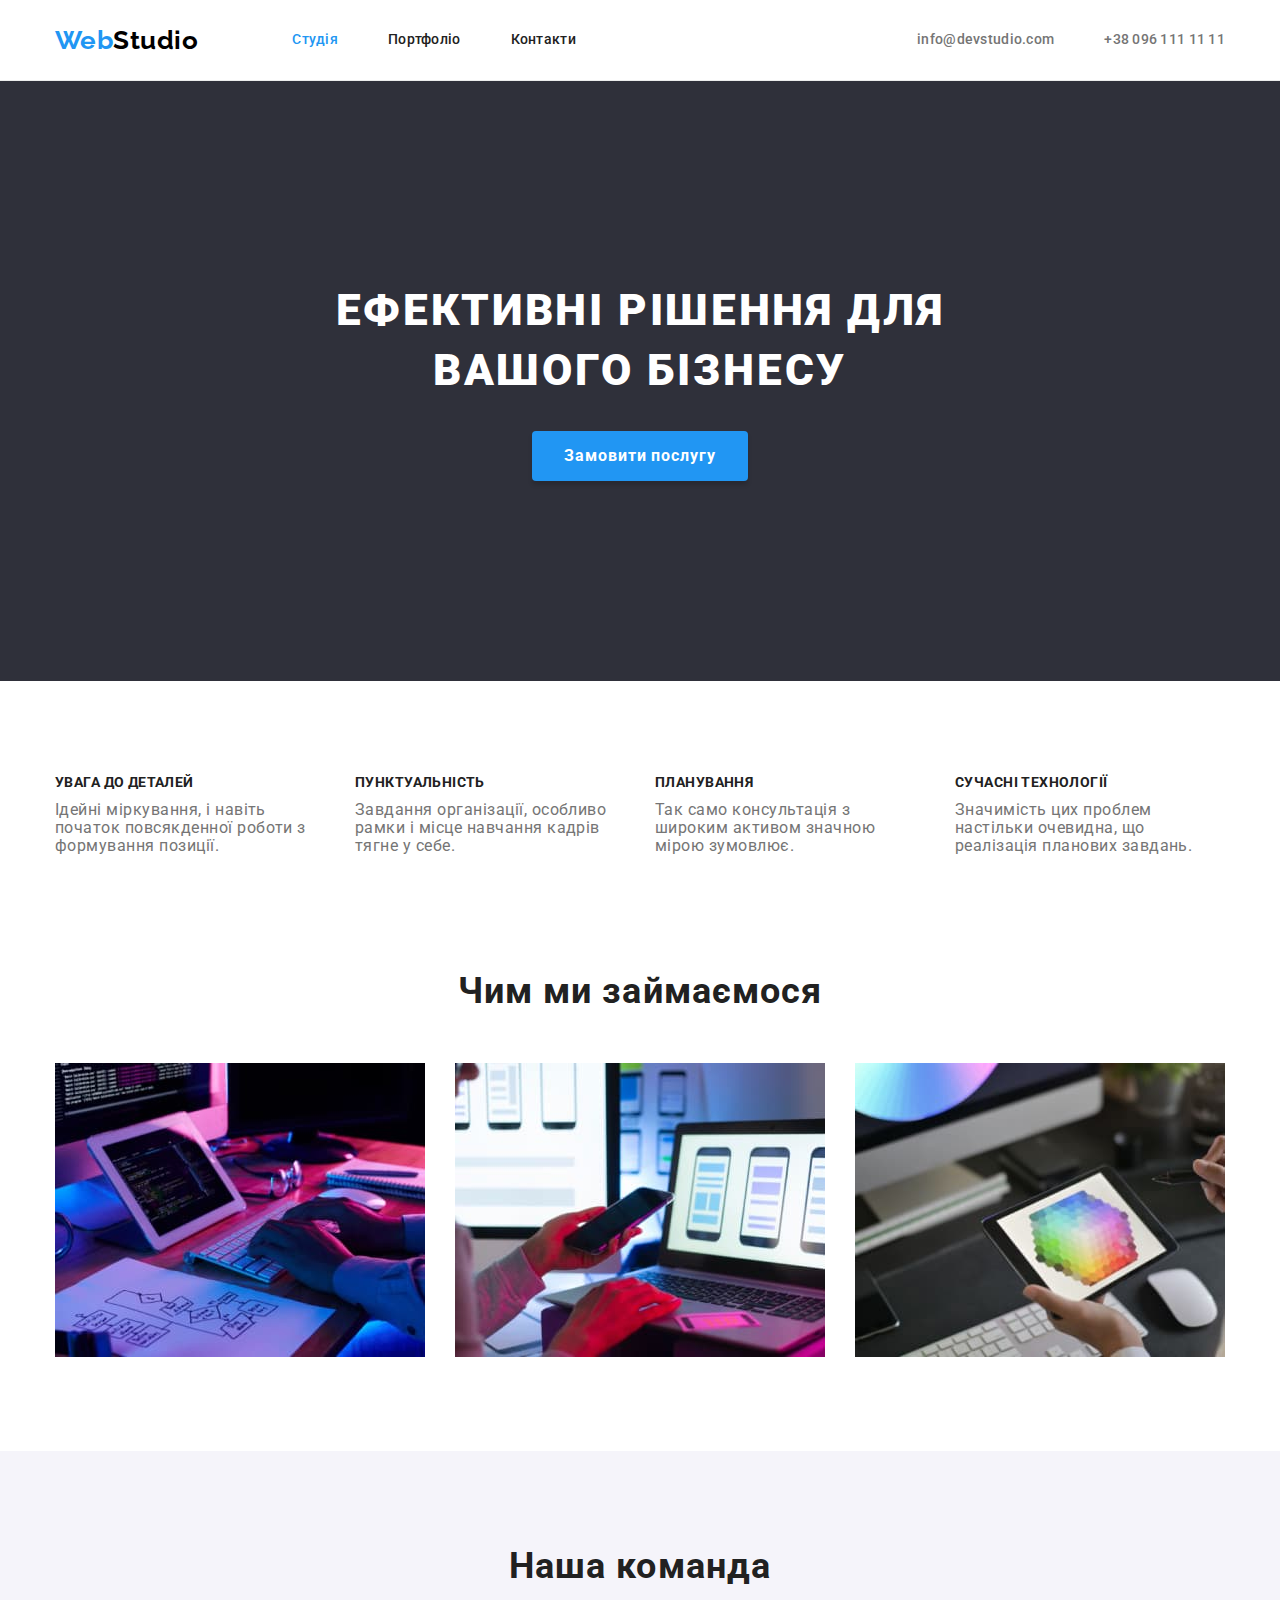
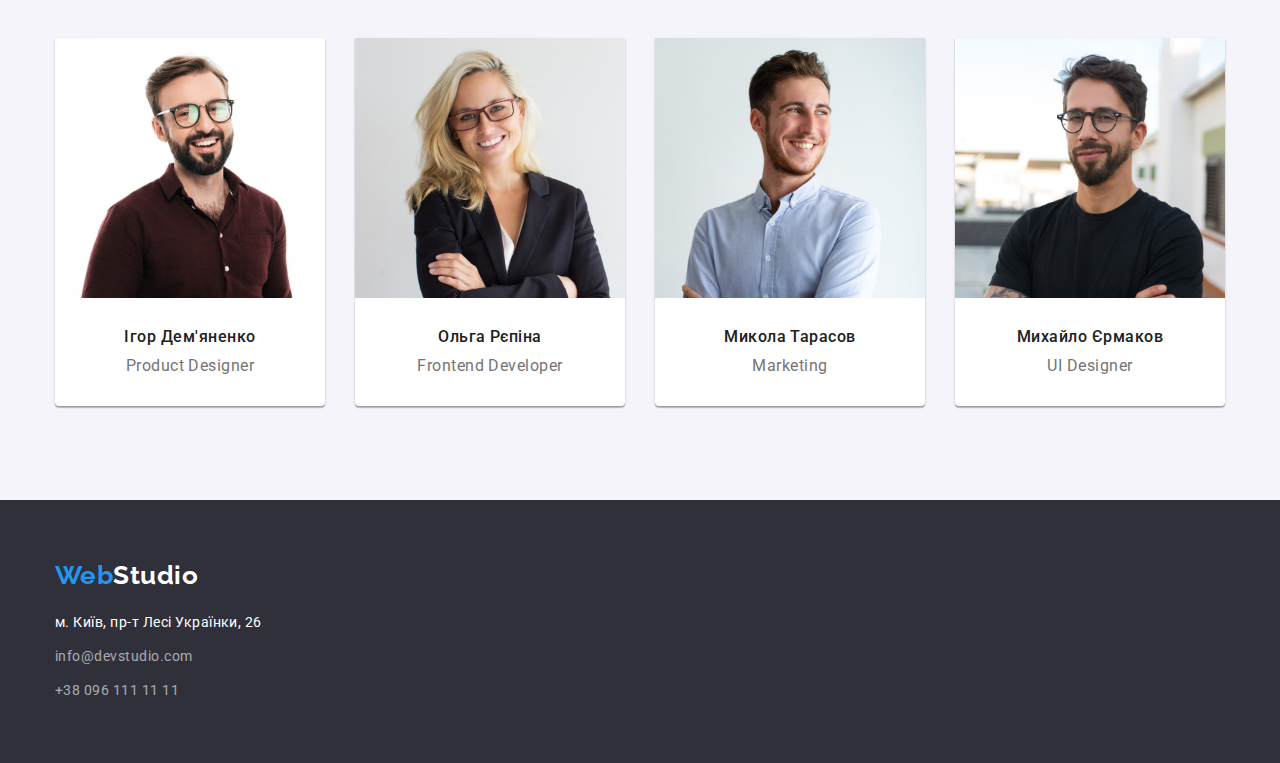
<file: index.html>
<!DOCTYPE html>
<html lang="uk">
<head>
    <meta charset="UTF-8">
    <meta http-equiv="X-UA-Compatible" content="IE=edge">
    <meta name="viewport" content="width=device-width, initial-scale=1.0">
    <title lang="en">Студія | WebStudio</title>
    <link rel="stylesheet" href="https://cdnjs.cloudflare.com/ajax/libs/modern-normalize/1.1.0/modern-normalize.min.css">
    <link rel="preconnect" href="https://fonts.googleapis.com">
    <link rel="preconnect" href="https://fonts.gstatic.com" crossorigin>
    <link href="https://fonts.googleapis.com/css2?family=Raleway:wght@700&family=Roboto:wght@400;500;700;900&display=swap"
        rel="stylesheet">
    <link href="./css/styles.css" rel="stylesheet" >
</head>
<body>
    <header class="header">
        <div class="container nav">
            <nav>
                <ul class="site-nav">
                    <li class="logo-item">
                    
                    <a class="logo" href="./index.html" lang="en">
                            Web<span class="header-logo">Studio</span>
                        </a>
                    </li>
                    <li class="nav-item">
                        <a class="header-link nav-link curent" href="./index.html">
                            Студія
                        </a>
                    </li>
                    <li class="nav-item">
                        <a class="header-link nav-link" href="./portfolio.html">
                            Портфоліо
                        </a>  
                    </li>
                    <li class="nav-item">
                        <a class="header-link nav-link" href="#contacts">
                            Контакти
                        </a>  
                    </li>
                </ul>
            </nav>
            <ul class="heder-contacts">
                <li class="contact-item">
                    <a class="header-link contact-link" href="mailto:info@devstudio.com">
                        info@devstudio.com
                    </a>
                </li>
                <li class="contact-item">
                    <a class="header-link contact-link" href="tel:+380961111111">
                        +38 096 111 11 11
                    </a>
                </li>
            </ul>
        </div>
    </header>
    <main>
        <section class=" section hero-section">
            <h1 class="hero-title">
                Ефективні рішення для вашого бізнесу
            </h1>
            <button type="button" class="hero-btn">
                Замовити послугу
            </button>
        </section >
        <section class="benefits-section section">
            <div class="container">
                <h2 class="visually-hidden">
                    Наші переваги
                </h2>
                <ul class="benefits-container">
                    <li class="benefits-item">
                        <h3 class="title sub-title">
                            Увага до деталей
                        </h3>
                        <p>
                            Ідейні міркування, і навіть початок повсякденної роботи з формування позиції.
                        </p>
                    </li>
                    <li class="benefits-item">
                        <h3 class="title sub-title">
                            Пунктуальність
                        </h3>
                        <p>
                            Завдання організації, особливо рамки і місце навчання кадрів тягне у себе.
                        </p>
                    </li>
                    <li class="benefits-item">
                        <h3 class="title sub-title">
                            Планування
                        </h3>
                        <p>
                            Так само консультація з широким активом значною мірою зумовлює.
                        </p>
                    </li>
                    <li class="benefits-item">
                        <h3 class="title sub-title">
                            Сучасні технології
                        </h3>
                        <p>
                            Значимість цих проблем настільки очевидна, що реалізація планових завдань.
                        </p>
                    </li>
                </ul>
            </div>
        </section>
        <section class=" section we-do-section">
           <div class="container">
            <h2 class="title section-title">
                Чим ми займаємося
            </h2>
            <ul class="we-do-container">
                <li class="we-do-items">
                    <img src="./images/we-do1.jpg" alt="Кодування" width="370">
                </li>
                <li class="we-do-items">
                    <img src="./images/we-do2.jpg" alt="Розробка мобільного додатку" width="370">
                </li>
                <li class="we-do-items">
                    <img src="./images/we-do3.jpg" alt="Палітра" width="370">
                </li>
            </ul>
           </div>
        </section>
        <section class=" section team-section">
            <div class="container">
                <h2 class="title section-title">
                    Наша команда
                </h2>
                <ul class="team-container">
                    <li class="team-card">
                        <img src="./images/product.jpg" alt="Дизайнер продукту" width="270">
                        <div class="name-container">
                            <h3 class="title name">
                                Ігор Дем'яненко
                            </h3>
                            <p lang="en" class="box-descr">
                                Product Designer
                            </p>
                        </div>
                    </li>
                    <li class="team-card">
                        <img src="./images/frontend.jpg" alt="Розробник інтерфейсу" width="270">
                        <div class="name-container">
                            <h3 class="title name">
                                Ольга Рєпіна
                            </h3>
                            <p lang="en" class="box-descr">
                                Frontend Developer
                            </p>
                        </div>
                    </li>
                    <li class="team-card">
                        <img src="./images/marketing.jpg" alt="Працівник маркетингу" width="270">
                        <div class="name-container">
                            <h3 class="title name">
                                Микола Тарасов
                            </h3>
                            <p lang="en" class="box-descr">
                                Marketing
                            </p>
                        </div>
                    </li>
                    <li class="team-card">
                        <img src="./images/ui.jpg" alt="Дизайнер інтерфейсу користувача" width="270">
                        <div class="name-container">
                            <h3 class="title name">
                                Михайло Єрмаков
                            </h3>
                            <p lang="en" class="box-descr">
                                UI Designer
                            </p>
                        </div>
                    </li>
                    </ul>
            </div>
        </section>
    </main>
    <footer class="footer">
       <div class="container">
        <a class="logo" href="./index.html" lang="en">
            Web<span class="footer-logo">Studio</span>
        </a>
        <address class="contacts">
            <ul id="contacts">
                <li class="contacts-item">
                    <a class="address footer-link" href="https://goo.gl/maps/CPtrU1FHBa2aNyZL9" target="_blank"
                        rel="noopener noreferrer nofollow">
                        м. Київ, пр-т Лесі Українки, 26
                    </a>
                </li>
                <li class="contacts-item">
                    <a class="footer-link" href="mailto:info@devstudio.com">
                        info@devstudio.com
                    </a>
                </li>
                <li class="contacts-item">
                    <a class="footer-link" href="tel:+380961111111">
                        +38 096 111 11 11
                    </a>
                </li>
            </ul>
        </address>
       </div>
    </footer>
</body>
</html>
</file>
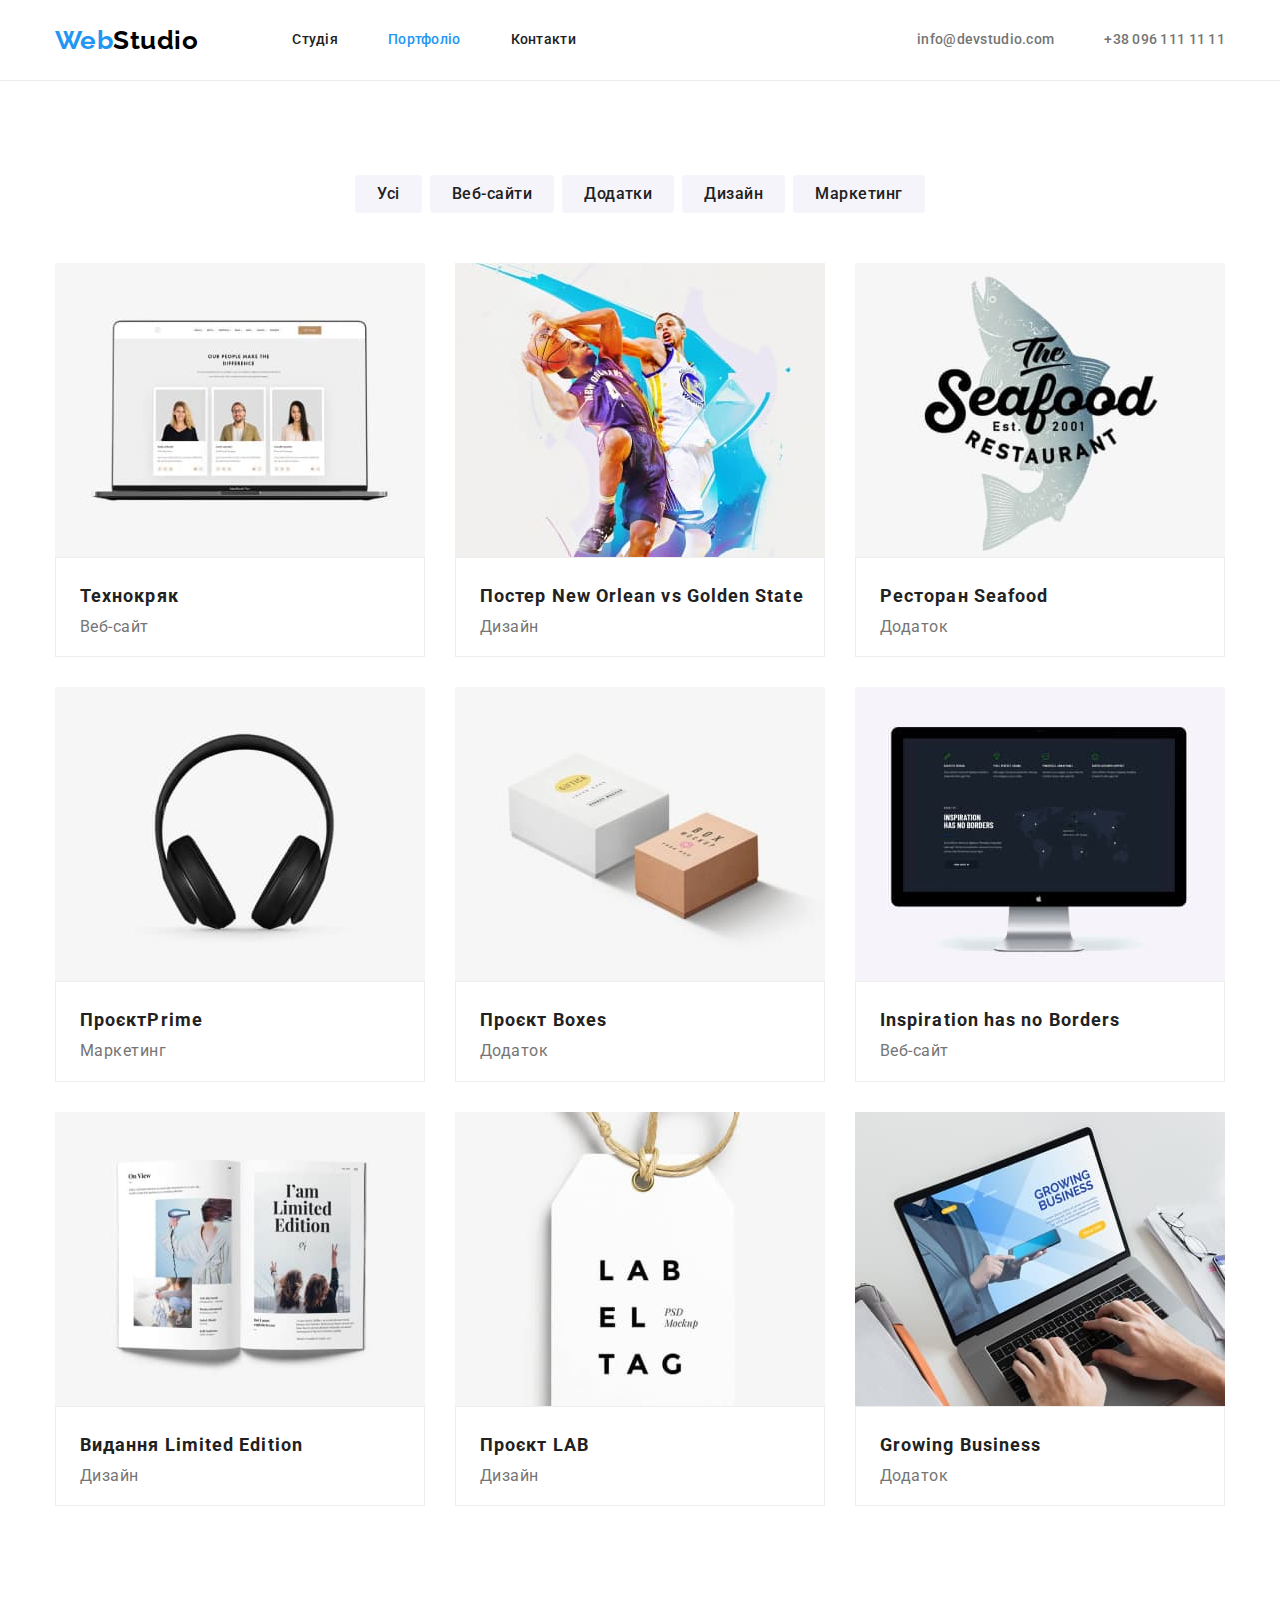
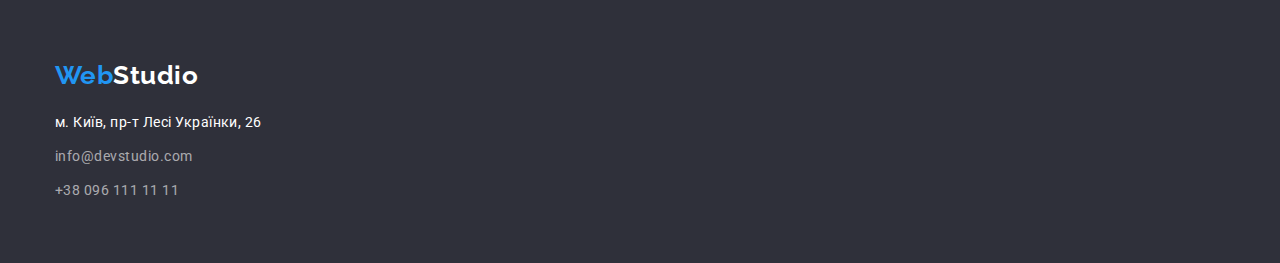
<file: portfolio.html>
<!DOCTYPE html>
<html lang="uk">
<head>
    <meta charset="UTF-8">
    <meta http-equiv="X-UA-Compatible" content="IE=edge">
    <meta name="viewport" content="width=device-width, initial-scale=1.0">
    <title>Портфоліо | WebStudio</title>
    <link rel="stylesheet" href="https://cdnjs.cloudflare.com/ajax/libs/modern-normalize/1.1.0/modern-normalize.min.css">
    <link rel="preconnect" href="https://fonts.googleapis.com">
    <link rel="preconnect" href="https://fonts.gstatic.com" crossorigin>
    <link href="https://fonts.googleapis.com/css2?family=Raleway:wght@700&family=Roboto:wght@400;500;700;900&display=swap"
        rel="stylesheet">
    <link rel="stylesheet" href="./css/styles.css">
</head>
<body>
    <header class="header">
        <div class="container nav">
            <nav>
                <ul class="site-nav">
                    <li class="logo-item">
                        <a class="logo" href="./index.html" lang="en">
                            Web<span class="header-logo">Studio</span>
                        </a>
                    </li>
                    <li class="nav-item">
                        <a class="header-link nav-link" href="./index.html">
                            Студія
                        </a>
                    </li>
                    <li class="nav-item">
                        <a class="header-link nav-link curent" href="./portfolio.html">
                            Портфоліо
                        </a>
                    </li>
                    <li class="nav-item">
                        <a class="header-link nav-link" href="#contacts">
                            Контакти
                        </a>
                    </li>
                </ul>
            </nav>
            <ul class="heder-contacts">
                <li class="contact-item">
                    <a class="header-link contact-link" href="mailto:info@devstudio.com">
                        info@devstudio.com
                    </a>
                </li>
                <li class="contact-item">
                    <a class="header-link contact-link" href="tel:+380961111111">
                        +38 096 111 11 11
                    </a>
                </li>
            </ul>
        </div>
    </header>    
    <main>
        <section class=" section portfolio-section">
            <div class="container">
                <ul class="filters">
                    <li class="filter-item">
                        <button type="button" class="portfolio-btn">
                            Усі
                        </button>
                    </li>
                    <li class="filter-item">
                        <button type="button" class="portfolio-btn">
                            Веб-сайти
                        </button>
                    </li>
                    <li class="filter-item">
                        <button type="button" class="portfolio-btn">
                            Додатки
                        </button>
                    </li>
                    <li class="filter-item">
                        <button type="button" class="portfolio-btn">
                            Дизайн
                        </button>
                    </li>
                    <li class="filter-item">
                        <button type="button" class="portfolio-btn">
                            Маркетинг
                        </button>
                    </li>
                </ul>
                <h1 class="visually-hidden">Портфоліо</h1>
                <ul class="portfolio-container">
                    <li class="portfolio-card">
                        <img src="./images/tech.jpg" alt="Ноутбук" width="370">
                        <div class="descr-container">
                            <h2 class="title portfolio-title">Технокряк</h2>
                            <p class="card-descr">Веб-сайт</p>
                        </div>
                    </li>
                    <li class="portfolio-card">
                        <img src="./images/nba.jpg" alt="Постер НБА" width="370">
                        <div class="descr-container">
                            <h2 class="title portfolio-title">Постер <span lang="en">New Orlean vs Golden State</span></h2>
                            <p class="card-descr">Дизайн</p>
                        </div>
                    </li>
                    <li class="portfolio-card">
                        <img src="./images/seafood.jpg" alt="Постер ресторану Seafood" width="370">
                        <div class="descr-container">
                            <h2 class="title portfolio-title">Ресторан <span lang="en">Seafood</span></h2>
                            <p class="card-descr">Додаток</p>
                        </div>
                    </li>
                    <li class="portfolio-card">
                        <img src="./images/prime.jpg" alt="Бездротові навушники" width="370">
                        <div class="descr-container">
                            <h2 class="title portfolio-title">Проєкт<span lang="en">Prime</span></h2>
                            <p class="card-descr">Маркетинг</p>
                        </div>
                    </li>
                    <li class="portfolio-card">
                        <img src="./images/boxes.jpg" alt="Картонны коробки" width="370">
                        <div class="descr-container">
                            <h2 class="title portfolio-title">Проєкт <span lang="en">Boxes</span></h2>
                            <p class="card-descr">Додаток</p>
                        </div>
                    </li>
                    <li class="portfolio-card">
                        <img src="./images/inspiration.jpg" alt="Монітор" width="370">
                        <div class="descr-container">
                            <h2 class="title portfolio-title" lang="en">Inspiration has no Borders</h2>
                            <p class="card-descr">Веб-сайт</p>
                        </div>
                    </li>
                    <li class="portfolio-card">
                        <img src="./images/limited-edition.jpg" alt="Розгорнута книга" width="370">
                        <div class="descr-container">
                            <h2 class="title portfolio-title">Видання <span lang="en">Limited Edition</span></h2>
                            <p class="card-descr">Дизайн</p>
                        </div>
                    </li>
                    <li class="portfolio-card">
                        <img src="./images/lab.jpg" alt="Паперова бирка" width="370">
                        <div class="descr-container">
                            <h2 class="title portfolio-title">Проєкт <span lang="en">LAB</span></h2>
                            <p class="card-descr">Дизайн</p>
                        </div>
                    </li>
                    <li class="portfolio-card">
                        <img src="./images/business.jpg" alt="Друк на ноутбуці" width="370">
                        <div class="descr-container">
                            <h2 class="title portfolio-title" lang="en">Growing Business</h2>
                            <p class="card-descr">Додаток</p>
                        </div>
                    </li>
                </ul>
            </div>
        </section>
    </main>
    <footer class="footer">
        <div class="container">
            <a class="logo" href="./index.html" lang="en">
                Web<span class="footer-logo">Studio</span>
            </a>
            <address class="contacts">
                <ul id="contacts">
                    <li class="contacts-item">
                        <a class="address footer-link" href="https://goo.gl/maps/CPtrU1FHBa2aNyZL9" target="_blank"
                            rel="noopener noreferrer nofollow">
                            м. Київ, пр-т Лесі Українки, 26
                        </a>
                    </li>
                    <li class="contacts-item">
                        <a class="footer-link" href="mailto:info@devstudio.com">
                            info@devstudio.com
                        </a>
                    </li>
                    <li class="contacts-item">
                        <a class="footer-link" href="tel:+380961111111">
                            +38 096 111 11 11
                        </a>
                    </li>
                    </ul>
                </ul>
            </address>
        </div>
    </footer>
</body>
</html>
</file>
<file: css/styles.css>
body {
    font-family: 'Roboto', sans-serif;
    color: var(--descr-color);
    letter-spacing: 0.03em;
    margin: 0;
}

* {
   
    
}

:root {
    --accent-color: #2196F3;
    --title-color: #212121;
    --descr-color: #757575;
    --main-white: #FFFFFF;
    --sub-white: rgba(255, 255, 255, 0.6);
    --footer-bg: #2F303A;
    --border-color: #ECECEC;
    --logo-color: #000000;
    --team-bg: #F5F4FA;
    --card-bg: #FFFFFF;
    --hero-btn-hover: #188CE8;
    --card-set-gap: 30px;
    --card-shadow:  0px 1px 3px rgba(0, 0, 0, 0.12),
                    0px 1px 1px rgba(0, 0, 0, 0.14),
                    0px 2px 1px rgba(0, 0, 0, 0.2);
    --btn-shadow:   0px 3px 1px rgba(0, 0, 0, 0.1),
                    0px 1px 2px rgba(0, 0, 0, 0.08),
                    0px 2px 2px rgba(0, 0, 0, 0.12)
}

h1, 
h2, 
h3, 
h4, 
h5, 
h6, 
p, 
ul {
    margin: 0;
    padding: 0;
    list-style: none;
}

img {
    display: block;
    max-width: 100%;
    height: auto;
}

.header{
    border-bottom: 1px solid #ECECEC;
}

.container {
    width: 1200px;
    margin: 0 auto;
    padding: 0 15px;
}

.section {
    padding: 94px 0;
    
}

.nav {
    display: flex;
    align-items: center;
}

.logo-item {
    margin-right: 94px;
}

.logo {
    font-family: 'Raleway';
    font-weight: 700;
    font-size: 26px;
    line-height: 1.19;
    color: var(--accent-color);
    text-decoration: none;
}

.header-logo {
    color: #000000;
}

.header-link {
    display: block;
    font-weight: 500;
    font-size: 14px;
    line-height: 1.14;
    letter-spacing: 0.02em;
    text-decoration: none;
    padding: 32px 0;
}

.site-nav {
    display: flex;
    align-items: center;
}

.nav-item:not(:last-child) {
    margin-right: 50px;
}

.nav-link {
    color: var(--title-color);
}

.heder-contacts {
    display: flex;
    margin-left: auto;
}

.contact-item+.contact-item {
    margin-left: 50px;
}

.contact-link {
    color: inherit;
}

.header-link:hover,
.header-link:focus {
    color: var(--accent-color);
}

.curent {
    color: var(--accent-color);
}

.hero-section {
    background-color: var(--footer-bg);
    padding: 200px;
    text-align: center;
}

.hero-title {
    color: var(--main-white);
    text-transform: uppercase;
    font-weight: 900;
    font-size: 44px;
    line-height: 1.36;
    letter-spacing: 0.06em;
    margin: 0 auto 30px;
    width: 696px;
}

.hero-btn {
    color: var(--main-white);
    background-color: var(--accent-color);
    min-width: 216px;
    height: 50px;
    box-shadow: 0px 4px 4px rgba(0, 0, 0, 0.15);
    border-radius: 4px;
    border: none;
    cursor: pointer;
    font-weight: 700;
    font-size: 16px;
    line-height: 1.5;
    letter-spacing: 0.06em;
    font-family: inherit;
}

.hero-btn:hover,
.hero-btn:focus {
    background-color: var(--hero-btn-hover) ;
    
}

.title {
    color: var(--title-color);
    font-weight: 700;
}

.section-title {
    font-size: 36px;
    line-height: 1.2;
    letter-spacing: 0.03em;
    text-align: center;
    margin-bottom: 50px;
}

.visually-hidden {
    position: absolute;
    white-space: nowrap;
    width: 1px;
    height: 1px;
    overflow: hidden;
    border: 0;
    padding: 0;
    clip: rect(0 0 0 0);
    clip-path: inset(50%);
    margin: -1px;
}

.benefits-container {
    display: flex;
    justify-content: space-between;
}

.benefits-item {
    width: 270px;
    margin-bottom: 20px;
}

.sub-title {
    font-size: 14px;
    line-height: 1.14;
    letter-spacing: 0.03em;
    text-transform: uppercase;
    margin-bottom: 10px;
}

.we-do-section {
    padding-top: 0;
}

.we-do-container {
    display: flex;
    justify-content: space-between;
}

.name {
    font-weight: 500;
    font-size: 16px;
    line-height: 1.18;
    margin-bottom: 10px;
}

.box-descr {
    line-height: 1.18;
}

.team-section {
    background-color: var(--team-bg);
}

.team-container {
    display: flex;
    justify-content: space-between;
}

.team-card {
    text-align: center;
}

.name-container {
    padding: 30px;
}

.footer {
    background-color: var(--footer-bg);
    padding: 60px 0;
}

.footer-logo{
    color: var(--main-white);
    text-decoration: none;
    margin-bottom: 20px;
}

.contacts {
    font-size: 14px;
    line-height: 1.71;
    color: var(--sub-white);
    font-style: normal;
    margin-top: 20px;
}

.footer-link {
    text-decoration: none;
    color:inherit;
}

.contacts-item:not(:last-child) {
    margin-bottom: 10px;
}

.address {
    color: var(--main-white);
}

.footer-link:hover,
.footer-link:focus {
    color: var(--accent-color);
}

.portfolio-section {
    background-color: var(--main-white);
}

.filters {
    padding-bottom: 50px;
    display: flex;
    justify-content: center;
}

.filter-item:not(:last-child) {
    margin-right: 8px;
}

.portfolio-btn {
    background: #F5F4FA;
    color: var(--title-color);
    border-radius: 4px;
    height: 38px;
    font-weight: 500;
    font-size: 16px;
    line-height: 1.62;
    border: transparent;
    letter-spacing: 0.03em;
    padding: 6px 22px;
}

.portfolio-btn:hover,
.portfolio-btn:focus {
    background-color: var(--accent-color);
    color: var(--main-white);
    box-shadow: var(--btn-shadow);
    cursor: pointer;
}

.team-card {
    display:block;
    background-color: var(--card-bg);
    width: 270px;
    box-shadow: var(--card-shadow);
    border-radius: 0px 0px 4px 4px;
}

.portfolio-container {
    display: flex;
    flex-wrap: wrap;
}

.portfolio-card {
    background-color: var(--card-bg);
    width: 370px;
}

.descr-container {
    margin: 0;
    border: 1px solid #EEEEEE;
    padding: 20px 15px 20px 24px;
}

.portfolio-card:not(:nth-child(3n)) {
    margin-right: var(--card-set-gap);
}

.portfolio-card:not(:nth-last-child(-n+3)) {
    margin-bottom: var(--card-set-gap);
}

.portfolio-title {
    font-size: 18px;
    line-height: 2;
    letter-spacing: 0.06em;
    margin-bottom: 4px;
}
</file>
